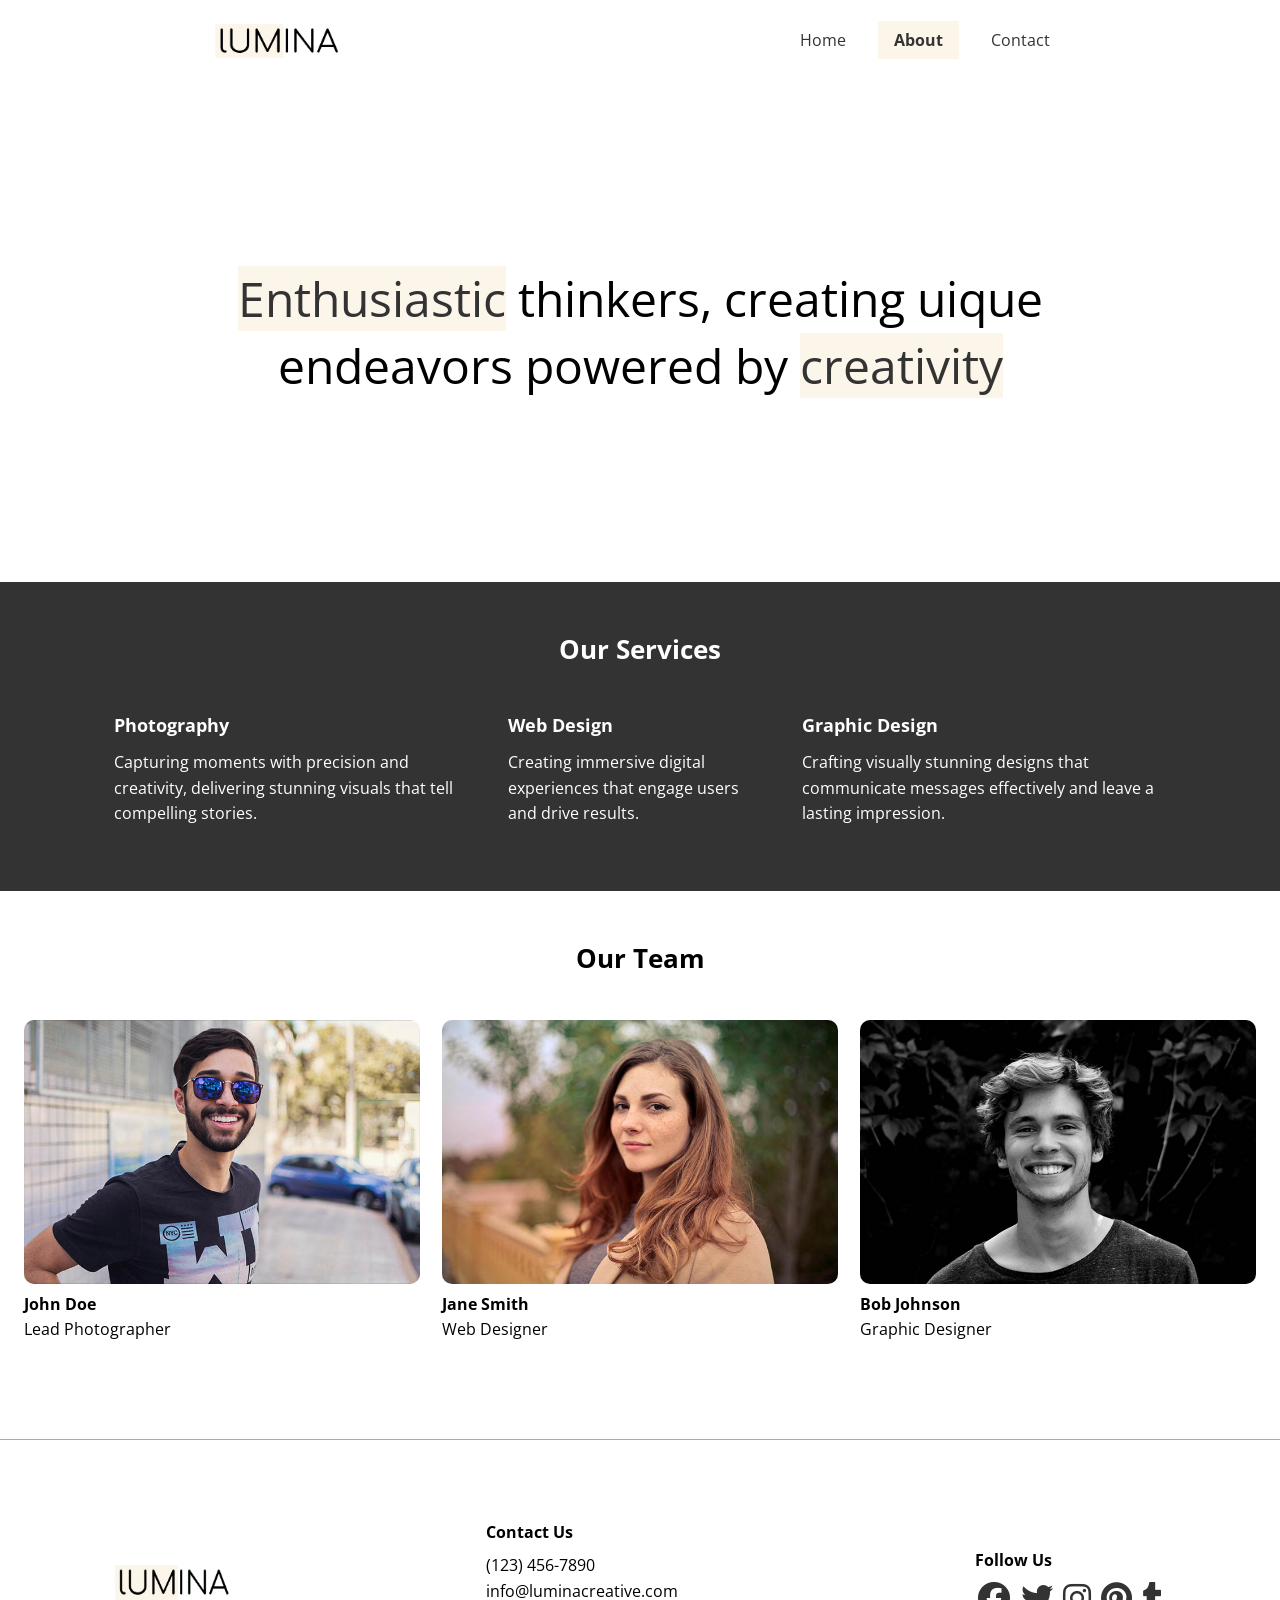
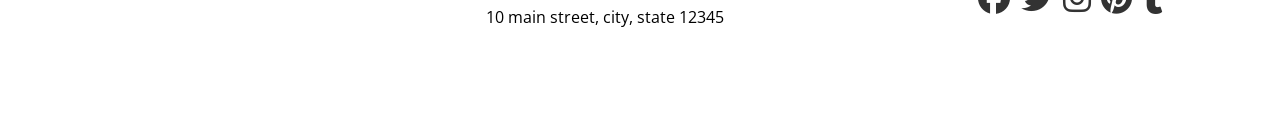
<file: about.html>
<!doctype html>
<html lang="en">
  <head>
    <meta charset="UTF-8" />
    <meta name="viewport" content="width=device-width, initial-scale=1.0" />
    <link
      rel="stylesheet"
      href="https://cdnjs.cloudflare.com/ajax/libs/font-awesome/6.5.2/css/all.min.css"
      integrity="sha512-SnH5WK+bZxgPHs44uWIX+LLJAJ9/2PkPKZ5QiAj6Ta86w+fsb2TkcmfRyVX3pBnMFcV7oQPJkl9QevSCWr3W6A=="
      crossorigin="anonymous"
      referrerpolicy="no-referrer"
    />

    <link rel="preconnect" href="https://fonts.googleapis.com" />
    <link rel="preconnect" href="https://fonts.gstatic.com" crossorigin />
    <link
      href="https://fonts.googleapis.com/css2?family=Cairo:wght@200..1000&family=Open+Sans:ital,wght@0,300..800;1,300..800&display=swap"
      rel="stylesheet"
    />
    <link rel="stylesheet" href="css/style.css" />
    <link rel="icon" href="images/favicon.ico" type="image/x-icon" />
    <title>About Lumina Creative</title>
  </head>
  <body>
    <header class="header">
      <div class="container container-sm header-flex">
        <img src="images/logo.png" alt="Lumina Creative" class="logo" />
        <ul class="main-menu">
          <li><a href="index.html">Home</a></li>
          <li><a class="current" href="about.html">About</a></li>
          <li><a href="contact.html">Contact</a></li>
        </ul>
      </div>
    </header>

    <!-- Hero  -->
    <section class="hero">
      <div class="container container-sm">
        <h2>
          <span class="bg-primary">Enthusiastic</span> thinkers, creating uique
          endeavors powered by
          <span class="bg-primary">creativity</span>
        </h2>
      </div>
    </section>

    <!-- Services -->
    <section class="services bg-dark">
      <div class="container">
        <h2 class="section-heading">Our Services</h2>
        <div class="services-flex">
          <div class="service-item">
            <h4>Photography</h4>
            <p>
              Capturing moments with precision and creativity, delivering
              stunning visuals that tell compelling stories.
            </p>
          </div>
          <div class="service-item">
            <h4>Web Design</h4>
            <p>
              Creating immersive digital experiences that engage users and drive
              results.
            </p>
          </div>
          <div class="service-item">
            <h4>Graphic Design</h4>
            <p>
              Crafting visually stunning designs that communicate messages
              effectively and leave a lasting impression.
            </p>
          </div>
        </div>
      </div>
    </section>

    <!-- Team -->
    <section class="team">
      <div class="container container-lg">
        <h2 class="section-heading">Our Team</h2>
        <div class="team-flex">
          <div class="team-item">
            <img src="images/team1.jpg" alt="Team Member 1" />
            <h4>John Doe</h4>
            <p>Lead Photographer</p>
          </div>
          <div class="team-item">
            <img src="images/team2.jpg" alt="Team Member 1" />
            <h4>Jane Smith</h4>
            <p>Web Designer</p>
          </div>
          <div class="team-item">
            <img src="images/team3.jpg" alt="Team Member 1" />
            <h4>Bob Johnson</h4>
            <p>Graphic Designer</p>
          </div>
        </div>
      </div>
    </section>

    <!-- Footer -->
    <footer class="footer">
      <div class="container footer-flex">
        <img src="images/logo.png" alt="Lumina Creative" />

        <div class="contact">
          <h4>Contact Us</h4>
          <ul>
            <li>(123) 456-7890</li>
            <li>info@luminacreative.com</li>
            <li>10 main street, city, state 12345</li>
          </ul>
        </div>

        <div class="social">
          <h4>Follow Us</h4>
          <a href="#"><i class="fab fa-facebook fa-2x"></i></a>
          <a href="#"><i class="fab fa-twitter fa-2x"></i></a>
          <a href="#"><i class="fab fa-instagram fa-2x"></i></a>
          <a href="#"><i class="fab fa-pinterest fa-2x"></i></a>
          <a href="#"><i class="fab fa-tumblr fa-2x"></i></a>
        </div>
      </div>
    </footer>
  </body>
</html>
</file>
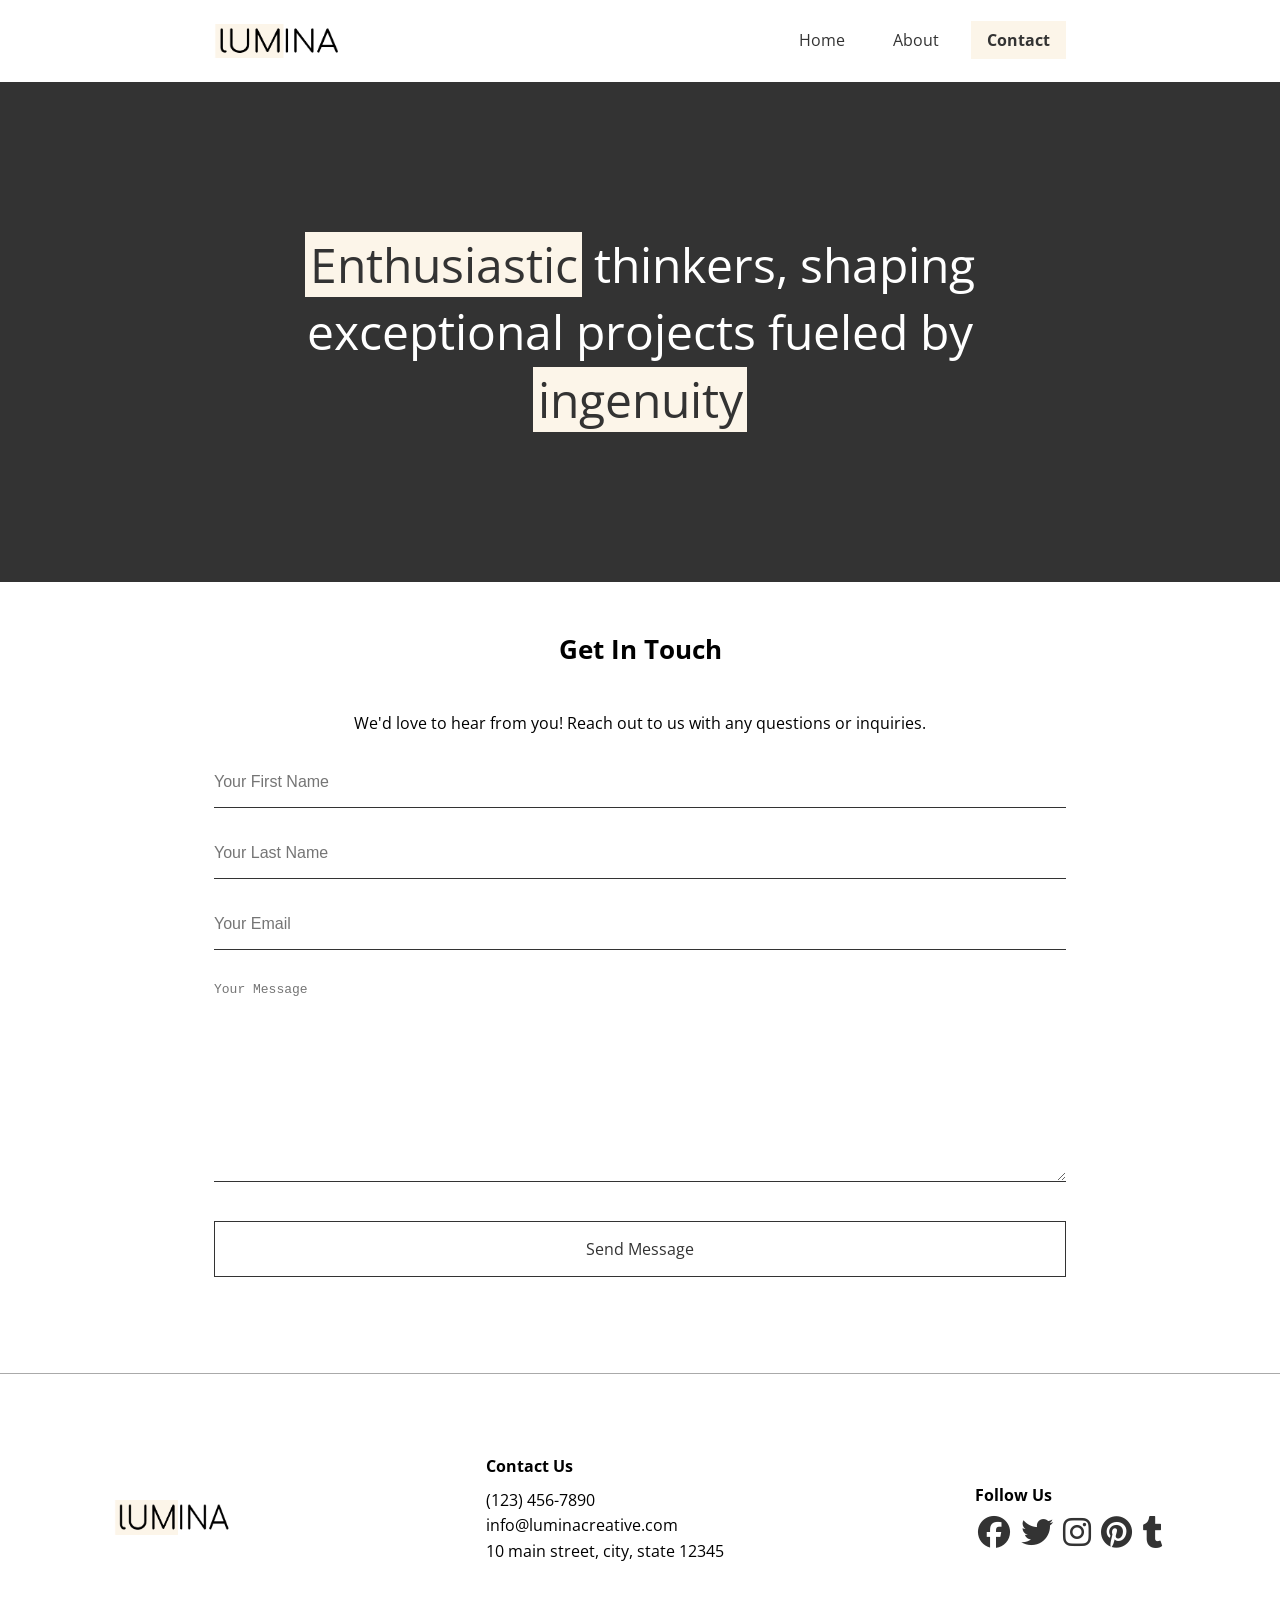
<file: contact.html>
<!doctype html>
<html lang="en">
  <head>
    <meta charset="UTF-8" />
    <meta name="viewport" content="width=device-width, initial-scale=1.0" />
    <link
      rel="stylesheet"
      href="https://cdnjs.cloudflare.com/ajax/libs/font-awesome/6.5.2/css/all.min.css"
      integrity="sha512-SnH5WK+bZxgPHs44uWIX+LLJAJ9/2PkPKZ5QiAj6Ta86w+fsb2TkcmfRyVX3pBnMFcV7oQPJkl9QevSCWr3W6A=="
      crossorigin="anonymous"
      referrerpolicy="no-referrer"
    />

    <link rel="preconnect" href="https://fonts.googleapis.com" />
    <link rel="preconnect" href="https://fonts.gstatic.com" crossorigin />
    <link
      href="https://fonts.googleapis.com/css2?family=Cairo:wght@200..1000&family=Open+Sans:ital,wght@0,300..800;1,300..800&display=swap"
      rel="stylesheet"
    />
    <link rel="stylesheet" href="css/style.css" />
    <link rel="icon" href="images/favicon.ico" type="image/x-icon" />
    <title>Contact Lumina Creative</title>
  </head>
  <body>
    <header class="header">
      <div class="container container-sm header-flex">
        <img src="images/logo.png" alt="Lumina Creative" class="logo" />
        <ul class="main-menu">
          <li><a href="index.html">Home</a></li>
          <li><a href="about.html">About</a></li>
          <li><a class="current" href="contact.html">Contact</a></li>
        </ul>
      </div>
    </header>

    <!-- Hero  -->
    <section class="hero bg-dark">
      <div class="container container-sm">
        <h2>
          <span class="bg-primary">Enthusiastic</span> thinkers, shaping
          exceptional projects fueled by
          <span class="bg-primary">ingenuity</span>
        </h2>
      </div>
    </section>

    <!-- Contact -->
    <section class="contact">
      <div class="container container-sm">
        <h2 class="section-heading">Get In Touch</h2>
        <p>
          We'd love to hear from you! Reach out to us with any questions or
          inquiries.
        </p>
        <form name="contact" netlify>
          <div class="form-group">
            <label for="first-name" class="visually-hidden">First Name</label>
            <input
              type="text"
              id="first-name"
              name="first-name"
              placeholder="Your First Name"
              required
            />
          </div>
          <div class="form-group">
            <label for="last-name" class="visually-hidden">Last Name</label>
            <input
              type="text"
              id="last-name"
              name="last-name"
              placeholder="Your Last Name"
              required
            />
          </div>
          <div class="form-group">
            <label for="email" class="visually-hidden">Email</label>
            <input
              type="email"
              id="email"
              name="email"
              placeholder="Your Email"
              required
            />
          </div>
          <div class="form-group">
            <label for="message" class="visually-hidden">Message</label>
            <textarea
              id="message"
              name="message"
              placeholder="Your Message"
              required
            ></textarea>
          </div>
          <button type="submit" class="btn">Send Message</button>
        </form>
      </div>
    </section>

    <!-- Footer -->
    <footer class="footer">
      <div class="container footer-flex">
        <img src="images/logo.png" alt="Lumina Creative" />

        <div class="contact">
          <h4>Contact Us</h4>
          <ul>
            <li>(123) 456-7890</li>
            <li>info@luminacreative.com</li>
            <li>10 main street, city, state 12345</li>
          </ul>
        </div>

        <div class="social">
          <h4>Follow Us</h4>
          <a href="#"><i class="fab fa-facebook fa-2x"></i></a>
          <a href="#"><i class="fab fa-twitter fa-2x"></i></a>
          <a href="#"><i class="fab fa-instagram fa-2x"></i></a>
          <a href="#"><i class="fab fa-pinterest fa-2x"></i></a>
          <a href="#"><i class="fab fa-tumblr fa-2x"></i></a>
        </div>
      </div>
    </footer>
  </body>
</html>
</file>
<file: css/style.css>
* {
  margin: 0;
  padding: 0;
  box-sizing: border-box;
}

:root {
  --primary-color: #fcf5e9;
  --secondary-color: #333;
  --container-normal: 1100px;
  --container-wide: 1400px;
  --container-narrow: 900px;
}

body {
  font-family: "Open Sans", sans-serif;
  line-height: 1.6;
}

a {
  text-decoration: none;
  color: var(--secondary-color);
}

ul {
  list-style: none;
}

img {
  max-width: 100%;
}

.section-heading {
  font-size: 1.6rem;
  text-align: center;
  margin-bottom: 40px;
}

/* Utility Classes */
.bg-primary {
  background: var(--primary-color);
  color: var(--secondary-color);
}

.bg-dark {
  background: var(--secondary-color);
  color: #fff;
}

.bg-dark .bg-primary {
  padding: 0 0.3rem;
}

.btn {
  display: inline-block;
  color: var(--secondary-color);
  padding: 1rem 2rem;
  border: 1px solid var(--secondary-color);
  background: transparent;
  font-family: inherit;
  font-size: inherit;
  cursor: pointer;
}

.btn:hover {
  background: var(--secondary-color);
  color: #fff;
}

.visually-hidden {
  clip: rect(0 0 0 0);
  clip-path: inset(50%);
  height: 1px;
  overflow: hidden;
  position: absolute;
  white-space: nowrap;
  width: 1px;
}

/* Container */
.container {
  max-width: var(--container-normal);
  margin: 0 auto;
  padding: 0 1.5rem;
}

.container-lg {
  max-width: var(--container-wide);
}

.container-sm {
  max-width: var(--container-narrow);
}

/* Header */

.header {
  margin: 1.5rem auto;
}
.header .logo {
  width: 130px;
}

.header .header-flex {
  display: flex;
  justify-content: space-between;
  align-items: center;
}

.header .main-menu {
  display: flex;
  gap: 1rem;
}

.header .main-menu a {
  padding: 0.5rem 1rem;
}
.header .main-menu a:hover {
  background: var(--primary-color);
}

.current {
  background: var(--primary-color);
  font-weight: 700;
}

/* Hero  */
.hero {
  height: 500px;
  display: flex;
  justify-content: center;
  align-items: center;
  text-align: center;
}

.hero h2 {
  font-size: 3rem;
  line-height: 1.4;
  font-weight: normal;
}

.gallery-flex {
  display: flex;
  justify-content: center;
  flex-wrap: wrap;
  gap: 20px;
}

.gallery-item {
  width: calc(33.333% - 20px);
  border-radius: 10px;
}

.gallery-item img {
  border-radius: 10px;
}

.gallery-item:hover {
  opacity: 0.9;
}

/* Footer */
.footer {
  border-top: 1px solid #aaa;
  padding: 2rem 1.5rem;
  margin-top: 2rem;
}

.footer-flex {
  display: flex;
  justify-content: space-between;
  align-items: center;
}

.footer img {
  width: 120px;
  height: 35px;
}

.footer h4 {
  font-size: 1rem;
  margin-bottom: 0.5rem;
}

.footer a {
  margin: 0.2rem;
}

/* Services */
.services {
  padding: 3rem 0 4rem;
}

.services-flex {
  display: flex;
  gap: 2rem;
}

.service-item h4 {
  font-size: 1.1rem;
  margin-bottom: 0.7rem;
}

/* Team */
.team {
  padding: 3rem 0 4rem;
}

.team-flex {
  display: flex;
  gap: 1.4rem;
}

.team img {
  border-radius: 10px;
}

/* Contact */
.contact {
  padding: 3rem 0 4rem;
}

.contact p {
  text-align: center;
  margin-bottom: 2rem;
}

.form-group {
  margin: 2rem 0;
}

.contact input,
.contact textarea {
  border: none;
  border-bottom: 1px solid var(--secondary-color);
  width: 100%;
  fontfamily: inherit;
  font-size: inherit;
  padding-bottom: 1rem;
}

.contact textarea {
  height: 200px;
}

.contact input:focus,
.contact textarea:focus {
  outline: 0;
}

.contact button {
  width: 100%;
}

/* Medi Querie */
@media (max-width: 768px) {
  .header .header-flex,
  .footer .footer-flex,
  .services .services-flex,
  .team .team-flex {
    flex-direction: column;
    gap: 1.5rem;
  }

  .hero {
    height: 300px;
  }

  .hero h2 {
    font-size: 1.8rem;
  }

  .gallery-item {
    width: calc(50% - 20px);
  }

  .footer .footer-flex {
    text-align: center;
  }
}
</file>
